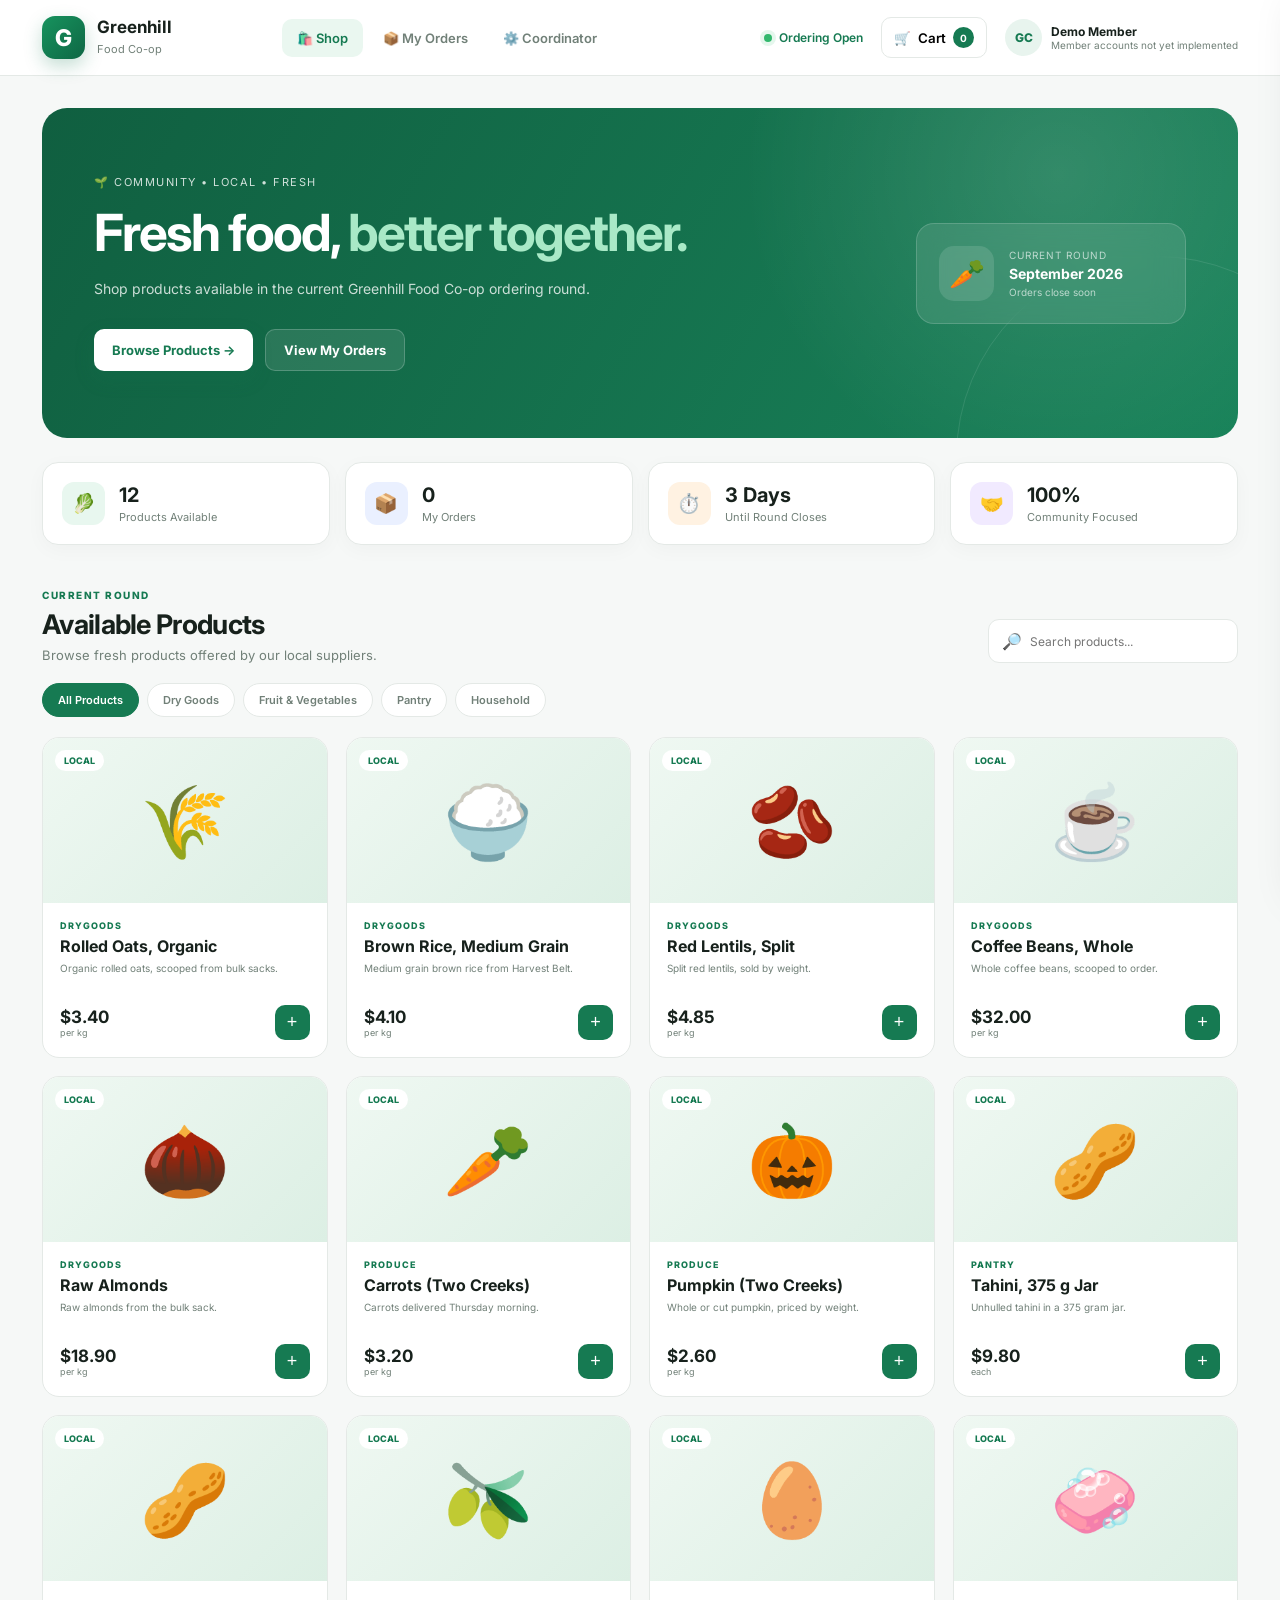
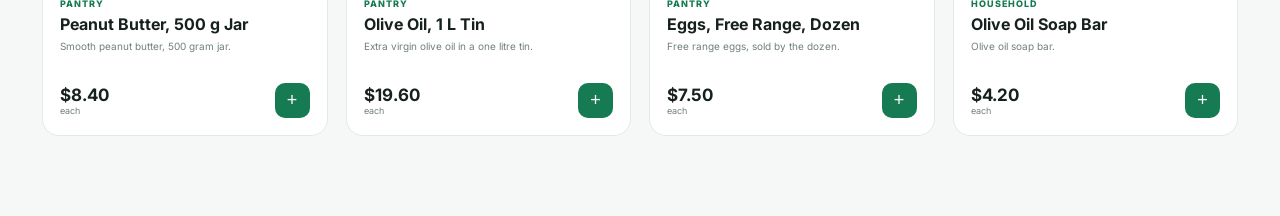
<file: index.html>
<!DOCTYPE html>
<html lang="en">

<head>
    <meta charset="UTF-8">
    <meta name="viewport" content="width=device-width, initial-scale=1.0">

    <title> Welcome to Greenhill Food Co-op</title>

    <link rel="stylesheet" href="style.css">

    <link rel="preconnect" href="https://fonts.googleapis.com">
    <link rel="preconnect" href="https://fonts.gstatic.com" crossorigin>

    <link href="https://fonts.googleapis.com/css2?family=Inter:wght@400;500;600;700;800&display=swap" rel="stylesheet">
</head>

<body>

    <!-- ================= HEADER ================= -->

    <header class="topbar">

        <div class="brand">
            <div class="brand-logo">G</div>

            <div>
                <h1>Greenhill</h1>
                <span>Food Co-op</span>
            </div>
        </div>

        <nav class="main-nav">

            <button class="nav-btn active" data-page="shop">
                <span>🛍️</span>
                Shop
            </button>

            <button class="nav-btn" data-page="orders">
                <span>📦</span>
                My Orders
            </button>

            <button class="nav-btn" data-page="coordinator">
                <span>⚙️</span>
                Coordinator
            </button>

        </nav>

        <div class="header-right">

            <div class="round-status">
                <span class="status-dot"></span>
                Ordering Open
            </div>

            <button class="cart-button" id="cartButton">
                🛒
                <span>Cart</span>
                <b id="cartCount">0</b>
            </button>

           <div class="profile">
                <div class="avatar">GC</div>

                <div class="profile-info">
                    <strong>Demo Member</strong>
                    <small>Member accounts not yet implemented</small>
                </div>
            </div>

        </div>

    </header>


    <!-- ================= MAIN ================= -->

    <main>

        <!-- ================= SHOP PAGE ================= -->

        <section id="shopPage" class="page active-page">

            <div class="hero">

                <div class="hero-content">

                    <div class="eyebrow">
                        🌱 COMMUNITY • LOCAL • FRESH
                    </div>

                    <h2>
                        Fresh food,
                        <span>better together.</span>
                    </h2>

                    <p>
                        Shop products available in the current Greenhill Food Co-op
                        ordering round.
                    </p>

                    <div class="hero-actions">

                        <button class="primary-btn" onclick="scrollToProducts()">
                            Browse Products →
                        </button>

                        <button class="secondary-btn" onclick="showPage('orders')">
                            View My Orders
                        </button>

                    </div>

                </div>

                <div class="hero-card">

                    <div class="hero-card-icon">
                        🥕
                    </div>

                    <div>
                        <span>Current Round</span>
                        <strong>September 2026</strong>
                        <small>Orders close soon</small>
                    </div>

                </div>

            </div>


            <!-- ================= STATISTICS ================= -->

            <div class="stats-grid">

                <div class="stat-card">
                    <div class="stat-icon green">🥬</div>
                    <div>
                        <strong id="productCount">0</strong>
                        <span>Products Available</span>
                    </div>
                </div>

                <div class="stat-card">
                    <div class="stat-icon blue">📦</div>
                    <div>
                        <strong id="orderCount">0</strong>
                        <span>My Orders</span>
                    </div>
                </div>

                <div class="stat-card">
                    <div class="stat-icon orange">⏱️</div>
                    <div>
                        <strong>3 Days</strong>
                        <span>Until Round Closes</span>
                    </div>
                </div>

                <div class="stat-card">
                    <div class="stat-icon purple">🤝</div>
                    <div>
                        <strong>100%</strong>
                        <span>Community Focused</span>
                    </div>
                </div>

            </div>


            <!-- ================= PRODUCT SECTION ================= -->

            <div class="section-heading" id="productsSection">

                <div>
                    <span class="section-label">CURRENT ROUND</span>

                    <h3>Available Products</h3>

                    <p>
                        Browse fresh products offered by our local suppliers.
                    </p>
                </div>

                <div class="search-box">
                    🔎
                    <input type="text" id="productSearch" placeholder="Search products...">
                </div>

            </div>


            <div class="category-bar">

                <button class="category active" data-category="all">
                    All Products
                </button>

                <button class="category" data-category="drygoods">
                    Dry Goods
                </button>

                <button class="category" data-category="produce">
                    Fruit &amp; Vegetables
                </button>

                <button class="category" data-category="pantry">
                    Pantry
                </button>

                <button class="category" data-category="household">
                    Household
                </button>

            </div>


            <div id="productGrid" class="product-grid"></div>

        </section>


        <!-- ================= ORDERS PAGE ================= -->

        <section id="ordersPage" class="page">

            <div class="page-header">

                <div>
                    <span class="section-label">MEMBER AREA</span>

                    <h2>My Orders</h2>

                    <p>
                        View and manage your orders before the current round closes.
                    </p>
                </div>

                <button class="primary-btn" onclick="showPage('shop')">
                    + New Order
                </button>

            </div>


            <div id="ordersContainer"></div>

        </section>


        <!-- ================= COORDINATOR PAGE ================= -->

        <section id="coordinatorPage" class="page">

            <div class="page-header">

                <div>
                    <span class="section-label">ADMINISTRATION</span>

                    <h2>Coordinator Dashboard</h2>

                    <p>
                        Manage products, ordering rounds and member orders.
                    </p>
                </div>

                <div class="coordinator-badge">
                    👨‍💼 Coordinator Mode
                </div>

            </div>


            <!-- COORDINATOR STATS -->

            <div class="stats-grid">

                <div class="stat-card">
                    <div class="stat-icon green">📦</div>

                    <div>
                        <strong id="coordProductCount">0</strong>
                        <span>Active Products</span>
                    </div>
                </div>

                <div class="stat-card">
                    <div class="stat-icon blue">🛒</div>

                    <div>
                        <strong id="coordOrderCount">0</strong>
                        <span>Total Orders</span>
                    </div>
                </div>

                <div class="stat-card">
                    <div class="stat-icon orange">💰</div>

                    <div>
                        <strong id="coordTotal">$0</strong>
                        <span>Order Value</span>
                    </div>
                </div>

            </div>


            <!-- PRODUCT MANAGEMENT -->

            <div class="management-card">

                <div class="management-header">

                    <div>
                        <h3>Product Management</h3>
                        <p>Add, update or withdraw products.</p>
                    </div>

                    <button class="primary-btn" onclick="openProductModal()">
                        + Add Product
                    </button>

                </div>

                <div class="table-wrapper">

                    <table>

                        <thead>
                            <tr>
                                <th>Product</th>
                                <th>Category</th>
                                <th>Price</th>
                                <th>Sold</th>
                                <th>Status</th>
                                <th>Actions</th>
                            </tr>
                        </thead>

                        <tbody id="productTableBody"></tbody>

                    </table>

                </div>

            </div>


            <!-- ALL ORDERS -->

            <div class="management-card">

                <div class="management-header">

                    <div>
                        <h3>All Member Orders</h3>
                        <p>View orders submitted during the current round.</p>
                    </div>

                </div>

                <div id="coordinatorOrders"></div>

            </div>

        </section>

    </main>


    <!-- ================= CART DRAWER ================= -->

    <div id="cartOverlay" class="overlay"></div>

    <aside id="cartDrawer" class="cart-drawer">

        <div class="drawer-header">

            <div>
                <span class="section-label">YOUR CART</span>
                <h3>Shopping Cart</h3>
            </div>

            <button class="close-btn" id="closeCart">
                ×
            </button>

        </div>


        <div id="cartItems" class="cart-items"></div>


        <div class="cart-summary">

            <div class="summary-line">
                <span>Subtotal</span>
                <strong id="cartSubtotal">$0.00</strong>
            </div>

            <div class="summary-line">
                <span>Co-op fee</span>
                <strong>$0.00</strong>
            </div>

            <div class="summary-total">
                <span>Total</span>
                <strong id="cartTotal">$0.00</strong>
            </div>

            <button class="checkout-btn" onclick="placeOrder()">
                Place Order →
            </button>

        </div>

    </aside>


    <!-- ================= CHANGE ORDER MODAL ================= -->
    <div id="orderEditModal" class="modal-overlay">
        <div class="modal order-edit-modal">
            <div class="modal-header">
                <div>
                    <span class="section-label">ORDER MANAGEMENT</span>
                    <h3>Change Your Order</h3>
                    <p>Update quantities or remove items before the ordering round closes.</p>
                </div>
                <button class="close-btn" onclick="closeOrderEditModal()">×</button>
            </div>

            <div id="orderEditItems" class="order-edit-items"></div>

            <div class="order-edit-summary">
                <div>
                    <span>Updated Order Total</span>
                    <strong id="orderEditTotal">$0.00</strong>
                </div>
            </div>

            <div class="modal-actions order-edit-actions">
                <button type="button" class="secondary-btn" onclick="closeOrderEditModal()">
                    Keep Current Order
                </button>
                <button type="button" class="primary-btn" onclick="saveOrderChanges()">
                    Save Changes
                </button>
            </div>
        </div>
    </div>

    <!-- ================= PRODUCT MODAL ================= -->

    <div id="productModal" class="modal-overlay">

        <div class="modal">

            <div class="modal-header">

                <div>
                    <span class="section-label">PRODUCT MANAGEMENT</span>
                    <h3 id="modalTitle">Add Product</h3>
                </div>

                <button class="close-btn" onclick="closeProductModal()">
                    ×
                </button>

            </div>


            <form id="productForm">

                <input type="hidden" id="productId">

                <div class="form-grid">

                    <div class="form-group full">
                        <label>Product Name</label>

                        <input type="text" id="productName" placeholder="e.g. Rolled Oats" required>
                    </div>


                    <div class="form-group">

                        <label>Category</label>

                        <select id="productCategory">

                            <option value="drygoods">
                                Dry Goods
                            </option>

                            <option value="produce">
                                Fruit &amp; Vegetables
                            </option>

                            <option value="pantry">
                                Pantry
                            </option>

                            <option value="household">
                                Household
                            </option>

                        </select>

                    </div>


                    <div class="form-group">

                        <label>Price ($)</label>

                        <input type="number" id="productPrice" min="0" step="0.01" required>

                    </div>


                    <div class="form-group">

                        <label>Sold</label>

                        <select id="productSaleType">

                            <option value="unit">Per unit (whole numbers)</option>

                            <option value="kg">Per kilogram (decimals allowed)</option>

                        </select>

                    </div>


                    <div class="form-group">

                        <label>Emoji</label>

                        <input type="text" id="productEmoji" placeholder="🥕">

                    </div>

                </div>


                <div class="modal-actions">

                    <button type="button" class="secondary-btn" onclick="closeProductModal()">
                        Cancel
                    </button>

                    <button type="submit" class="primary-btn">
                        Save Product
                    </button>

                </div>

            </form>

        </div>

    </div>


    <!-- ================= TOAST ================= -->

    <div id="toast" class="toast">
        <span id="toastIcon">✓</span>
        <span id="toastMessage">Success</span>
    </div>


    <script src="pricing.js"></script>
    <script src="script.js"></script>

</body>

</html>
</file>
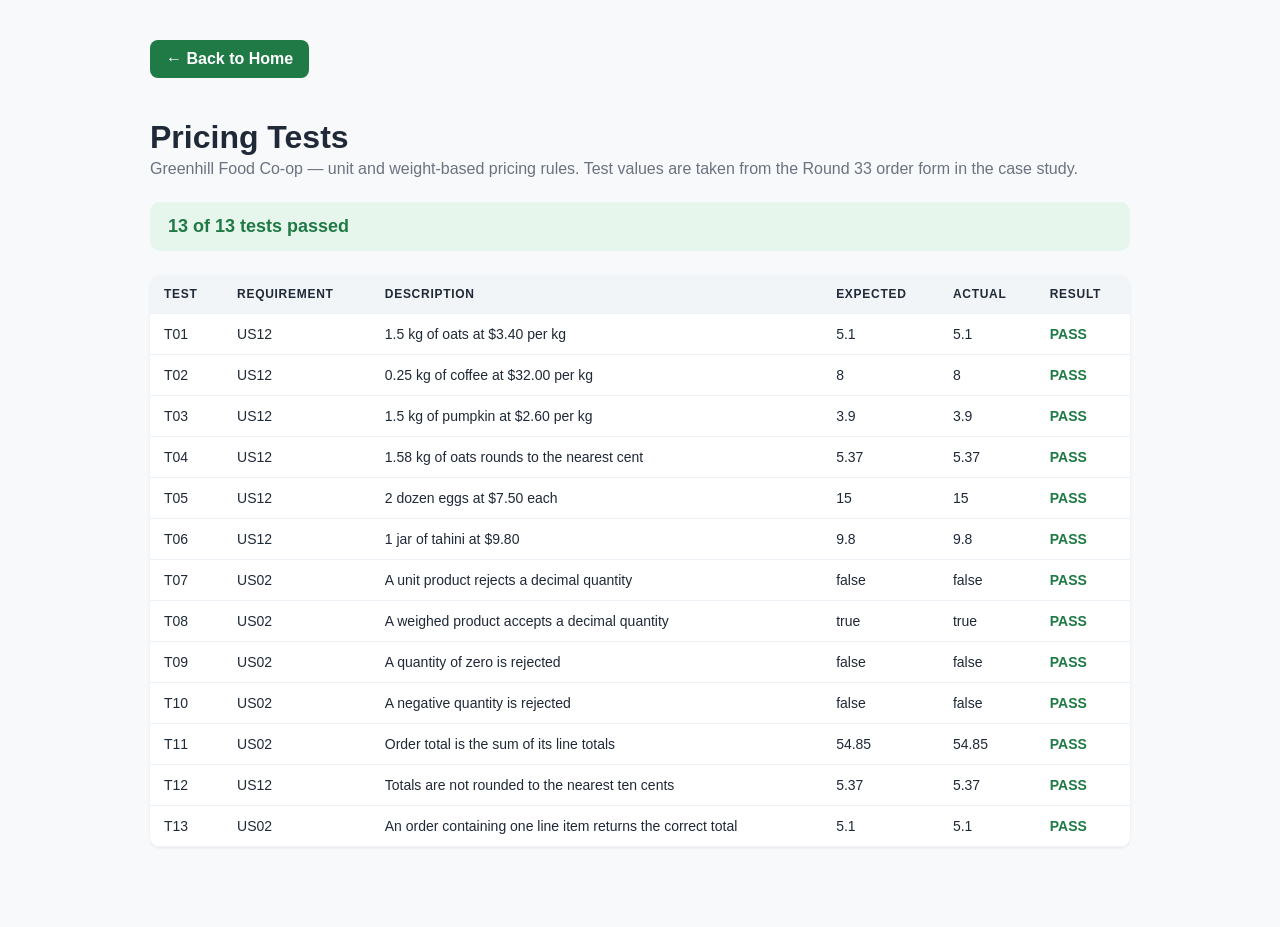
<file: tests.html>
<!DOCTYPE html>
<html lang="en">

<head>
    <meta charset="UTF-8">
    <meta name="viewport" content="width=device-width, initial-scale=1.0">
    <title>Greenhill Food Co-op — Pricing Tests</title>

    <style>
        body {
            font-family: "Inter", Arial, sans-serif;
            max-width: 980px;
            margin: 0 auto;
            padding: 40px 24px 80px;
            color: #1f2937;
            background: #f7f9fb;
        }

        h1 { margin-bottom: 4px; }

        .subtitle { color: #6b7280; margin-top: 0; }

        .summary {
            padding: 14px 18px;
            border-radius: 10px;
            margin: 24px 0;
            font-size: 18px;
        }

        .summary.pass { background: #e7f6ed; color: #1f7a45; }
        .summary.fail { background: #fdecec; color: #b42318; }

        table {
            width: 100%;
            border-collapse: collapse;
            background: #fff;
            border-radius: 10px;
            overflow: hidden;
            box-shadow: 0 1px 3px rgba(0,0,0,.08);
        }

        th, td {
            padding: 12px 14px;
            text-align: left;
            border-bottom: 1px solid #eef1f5;
            font-size: 14px;
        }

        th { background: #f2f5f8; font-size: 12px; letter-spacing: .06em; text-transform: uppercase; }

        td.pass { color: #1f7a45; font-weight: 600; }
        td.fail { color: #b42318; font-weight: 600; }
        .back-button {
    display: inline-block;
    margin-bottom: 20px;
    padding: 10px 16px;
    background: #1f7a45;
    color: white;
    text-decoration: none;
    border-radius: 8px;
    font-weight: 600;
}

.back-button:hover {
    opacity: 0.9;
}
    </style>
</head>

<body>
<a href="index.html" class="back-button">← Back to Home</a>
    <h1>Pricing Tests</h1>
    <p class="subtitle">
        Greenhill Food Co-op — unit and weight-based pricing rules.
        Test values are taken from the Round 33 order form in the case study.
    </p>

    <div id="summary" class="summary"></div>

    <table>
        <thead>
            <tr>
                <th>Test</th>
                <th>Requirement</th>
                <th>Description</th>
                <th>Expected</th>
                <th>Actual</th>
                <th>Result</th>
            </tr>
        </thead>
        <tbody id="resultsBody"></tbody>
    </table>

    <script src="pricing.js"></script>
    <script src="tests.js"></script>

</body>
</html>
</file>
<file: style.css>
/* =====================================================
   GREENHILL FOOD CO-OP
   MODERN UI
===================================================== */

* {
    margin: 0;
    padding: 0;
    box-sizing: border-box;
}

:root {
    --green: #167a52;
    --green-dark: #0e5b3d;
    --green-light: #eaf7f0;

    --text: #17211c;
    --muted: #718078;

    --border: #e4e9e6;
    --background: #f6f8f7;
    --white: #ffffff;

    --orange: #ef9c3f;
    --blue: #4f7cff;
    --purple: #8c62d9;
    --red: #e45d5d;

    --shadow: 0 12px 35px rgba(20, 45, 35, 0.08);
}

body {
    font-family: "Inter", sans-serif;
    background: var(--background);
    color: var(--text);
    min-height: 100vh;
}

/* =====================================================
   TOPBAR
===================================================== */

.topbar {
    height: 76px;
    background: white;
    border-bottom: 1px solid var(--border);

    display: flex;
    align-items: center;

    padding: 0 42px;

    position: sticky;
    top: 0;

    z-index: 100;
}

.brand {
    display: flex;
    align-items: center;
    gap: 12px;

    min-width: 240px;
}

.brand-logo {
    width: 43px;
    height: 43px;

    border-radius: 13px;

    background: linear-gradient(135deg,
            #17935e,
            #0e6744);

    color: white;

    display: flex;
    align-items: center;
    justify-content: center;

    font-size: 23px;
    font-weight: 800;

    box-shadow: 0 7px 18px rgba(22, 122, 82, 0.25);
}

.brand h1 {
    font-size: 17px;
    line-height: 1.1;
}

.brand span {
    font-size: 11px;
    color: var(--muted);
}

.main-nav {
    display: flex;
    gap: 5px;
}

.nav-btn {
    border: none;
    background: transparent;

    padding: 11px 15px;

    border-radius: 10px;

    color: var(--muted);

    font-family: inherit;
    font-size: 13px;
    font-weight: 600;

    cursor: pointer;

    transition: 0.2s;
}

.nav-btn:hover {
    background: var(--green-light);
    color: var(--green);
}

.nav-btn.active {
    background: var(--green-light);
    color: var(--green);
}

.header-right {
    margin-left: auto;

    display: flex;
    align-items: center;
    gap: 18px;
}

.round-status {
    display: flex;
    align-items: center;
    gap: 7px;

    font-size: 12px;
    font-weight: 600;

    color: var(--green);
}

.status-dot {
    width: 8px;
    height: 8px;

    background: #32b86d;

    border-radius: 50%;

    box-shadow: 0 0 0 4px #e5f7ed;
}

.cart-button {
    border: 1px solid var(--border);

    background: white;

    padding: 9px 12px;

    border-radius: 10px;

    cursor: pointer;

    display: flex;
    align-items: center;
    gap: 7px;

    font-family: inherit;
    font-weight: 600;

    transition: 0.2s;
}

.cart-button:hover {
    border-color: var(--green);
}

.cart-button b {
    background: var(--green);
    color: white;

    width: 21px;
    height: 21px;

    display: flex;
    align-items: center;
    justify-content: center;

    border-radius: 50%;

    font-size: 10px;
}

.profile {
    display: flex;
    align-items: center;
    gap: 9px;
}

.avatar {
    width: 37px;
    height: 37px;

    border-radius: 50%;

    background: #e8f4ee;

    color: var(--green);

    display: flex;
    align-items: center;
    justify-content: center;

    font-size: 12px;
    font-weight: 800;
}

.profile-info {
    display: flex;
    flex-direction: column;
}

.profile-info strong {
    font-size: 12px;
}

.profile-info small {
    color: var(--muted);
    font-size: 10px;
}


/* =====================================================
   MAIN
===================================================== */

main {
    max-width: 1450px;

    margin: auto;

    padding: 32px 42px 80px;
}

.page {
    display: none;
}

.active-page {
    display: block;
}


/* =====================================================
   HERO
===================================================== */

.hero {
    min-height: 330px;

    border-radius: 25px;

    background:
        radial-gradient(circle at 85% 20%,
            rgba(255, 255, 255, 0.12),
            transparent 30%),
        linear-gradient(120deg,
            #105f40,
            #19835a);

    padding: 52px;

    color: white;

    display: flex;
    align-items: center;
    justify-content: space-between;

    overflow: hidden;

    position: relative;
}

.hero::after {
    content: "";

    position: absolute;

    width: 400px;
    height: 400px;

    border: 1px solid rgba(255, 255, 255, 0.1);

    border-radius: 50%;

    right: -120px;
    bottom: -220px;
}

.hero-content {
    max-width: 650px;

    position: relative;
    z-index: 2;
}

.eyebrow {
    font-size: 11px;

    letter-spacing: 1.5px;

    opacity: 0.8;

    margin-bottom: 17px;
}

.hero h2 {
    font-size: clamp(35px, 4vw, 58px);

    line-height: 1.05;

    letter-spacing: -2px;

    margin-bottom: 18px;
}

.hero h2 span {
    color: #a9e9c7;
}

.hero p {
    max-width: 560px;

    color: rgba(255, 255, 255, 0.78);

    line-height: 1.7;

    font-size: 14px;
}

.hero-actions {
    display: flex;

    gap: 12px;

    margin-top: 28px;
}

.primary-btn,
.secondary-btn {
    border: none;

    border-radius: 10px;

    padding: 12px 18px;

    font-family: inherit;

    font-size: 13px;

    font-weight: 700;

    cursor: pointer;

    transition: 0.2s;
}

.primary-btn {
    background: var(--green);

    color: white;

    box-shadow: 0 8px 20px rgba(22, 122, 82, 0.2);
}

.primary-btn:hover {
    transform: translateY(-2px);

    box-shadow: 0 12px 25px rgba(22, 122, 82, 0.28);
}

.hero .primary-btn {
    background: white;

    color: var(--green);
}

.secondary-btn {
    background: white;

    border: 1px solid var(--border);

    color: var(--text);
}

.hero .secondary-btn {
    background: rgba(255, 255, 255, 0.1);

    border: 1px solid rgba(255, 255, 255, 0.2);

    color: white;
}

.secondary-btn:hover {
    background: #f4f7f5;
}

.hero .secondary-btn:hover {
    background: rgba(255, 255, 255, 0.2);
}

.hero-card {
    position: relative;
    z-index: 2;

    background: rgba(255, 255, 255, 0.1);

    backdrop-filter: blur(15px);

    border: 1px solid rgba(255, 255, 255, 0.16);

    border-radius: 18px;

    padding: 22px;

    width: 270px;

    display: flex;

    align-items: center;

    gap: 15px;
}

.hero-card-icon {
    width: 55px;
    height: 55px;

    background: rgba(255, 255, 255, 0.12);

    border-radius: 15px;

    display: flex;
    align-items: center;
    justify-content: center;

    font-size: 29px;
}

.hero-card div:last-child {
    display: flex;
    flex-direction: column;

    gap: 4px;
}

.hero-card span {
    font-size: 10px;

    text-transform: uppercase;

    letter-spacing: 1px;

    opacity: 0.65;
}

.hero-card strong {
    font-size: 14px;
}

.hero-card small {
    font-size: 10px;

    opacity: 0.65;
}


/* =====================================================
   STATS
===================================================== */

.stats-grid {
    display: grid;

    grid-template-columns:
        repeat(4, 1fr);

    gap: 15px;

    margin: 24px 0;
}

.stat-card {
    background: white;

    border: 1px solid var(--border);

    border-radius: 16px;

    padding: 19px;

    display: flex;

    align-items: center;

    gap: 14px;

    box-shadow: 0 5px 20px rgba(20, 45, 35, 0.03);
}

.stat-icon {
    width: 43px;
    height: 43px;

    border-radius: 12px;

    display: flex;

    align-items: center;
    justify-content: center;

    font-size: 19px;
}

.stat-icon.green {
    background: #e8f7ef;
}

.stat-icon.blue {
    background: #eaf0ff;
}

.stat-icon.orange {
    background: #fff2e2;
}

.stat-icon.purple {
    background: #f1eaff;
}

.stat-card div:last-child {
    display: flex;

    flex-direction: column;

    gap: 3px;
}

.stat-card strong {
    font-size: 20px;
}

.stat-card span {
    font-size: 11px;

    color: var(--muted);
}


/* =====================================================
   SECTION HEADINGS
===================================================== */

.section-heading {
    margin-top: 38px;

    display: flex;

    align-items: end;

    justify-content: space-between;

    gap: 20px;
}

.section-label {
    color: var(--green);

    font-size: 10px;

    letter-spacing: 1.5px;

    font-weight: 800;
}

.section-heading h3,
.page-header h2 {
    font-size: 27px;

    letter-spacing: -0.7px;

    margin-top: 5px;
}

.section-heading p,
.page-header p {
    color: var(--muted);

    font-size: 13px;

    margin-top: 6px;
}

.search-box {
    background: white;

    border: 1px solid var(--border);

    border-radius: 11px;

    padding: 11px 13px;

    width: 250px;

    display: flex;

    gap: 8px;

    align-items: center;
}

.search-box input {
    border: none;

    outline: none;

    width: 100%;

    font-family: inherit;

    font-size: 12px;
}


/* =====================================================
   CATEGORIES
===================================================== */

.category-bar {
    display: flex;

    gap: 8px;

    margin: 20px 0;
}

.category {
    border: 1px solid var(--border);

    background: white;

    border-radius: 30px;

    padding: 9px 15px;

    font-family: inherit;

    font-size: 11px;

    font-weight: 600;

    color: var(--muted);

    cursor: pointer;
}

.category.active,
.category:hover {
    background: var(--green);

    border-color: var(--green);

    color: white;
}


/* =====================================================
   PRODUCTS
===================================================== */

.product-grid {
    display: grid;

    grid-template-columns:
        repeat(4, 1fr);

    gap: 18px;
}

.product-card {
    background: white;

    border: 1px solid var(--border);

    border-radius: 17px;

    overflow: hidden;

    transition: 0.25s;

    position: relative;
}

.product-card:hover {
    transform: translateY(-5px);

    box-shadow: var(--shadow);
}

.product-image {
    height: 165px;

    background:
        linear-gradient(135deg,
            #eff8f2,
            #dcefe4);

    display: flex;

    align-items: center;

    justify-content: center;

    font-size: 72px;

    position: relative;
}

.product-badge {
    position: absolute;

    top: 12px;

    left: 12px;

    background: white;

    color: var(--green);

    border-radius: 20px;

    padding: 5px 9px;

    font-size: 9px;

    font-weight: 800;
}

.product-body {
    padding: 17px;
}

.product-category {
    font-size: 9px;

    text-transform: uppercase;

    letter-spacing: 1px;

    color: var(--green);

    font-weight: 800;
}

.product-name {
    font-size: 16px;

    font-weight: 700;

    margin: 5px 0;
}

.product-description {
    color: var(--muted);

    font-size: 10px;

    line-height: 1.5;

    min-height: 30px;
}

.product-footer {
    display: flex;

    justify-content: space-between;

    align-items: center;

    margin-top: 14px;
}

.product-price {
    display: flex;

    flex-direction: column;
}

.product-price strong {
    font-size: 17px;
}

.product-price span {
    color: var(--muted);

    font-size: 9px;
}

.add-btn {
    width: 35px;
    height: 35px;

    border-radius: 10px;

    border: none;

    background: var(--green);

    color: white;

    cursor: pointer;

    font-size: 18px;

    transition: 0.2s;
}

.add-btn:hover {
    transform: scale(1.08);
}


/* =====================================================
   PAGE HEADER
===================================================== */

.page-header {
    display: flex;

    justify-content: space-between;

    align-items: center;

    margin-bottom: 25px;
}

.coordinator-badge {
    background: #eef1ff;

    color: #5265bd;

    padding: 10px 14px;

    border-radius: 10px;

    font-size: 11px;

    font-weight: 700;
}


/* =====================================================
   ORDERS
===================================================== */

.order-card {
    background: white;

    border: 1px solid var(--border);

    border-radius: 17px;

    padding: 20px;

    margin-bottom: 15px;
}

.order-header {
    display: flex;

    align-items: center;

    justify-content: space-between;

    padding-bottom: 15px;

    border-bottom: 1px solid var(--border);
}

.order-id {
    font-weight: 800;

    font-size: 14px;
}

.order-date {
    color: var(--muted);

    font-size: 10px;

    margin-top: 4px;
}

.order-status {
    padding: 6px 10px;

    border-radius: 20px;

    background: #eaf7ef;

    color: var(--green);

    font-size: 10px;

    font-weight: 700;
}

.order-items {
    padding: 15px 0;
}

.order-item {
    display: flex;

    align-items: center;

    gap: 10px;

    padding: 8px 0;
}

.order-item-icon {
    width: 35px;
    height: 35px;

    background: #f2f7f4;

    border-radius: 8px;

    display: flex;

    align-items: center;

    justify-content: center;
}

.order-item-info {
    flex: 1;
}

.order-item-info strong {
    display: block;

    font-size: 12px;
}

.order-item-info span {
    font-size: 10px;

    color: var(--muted);
}

.order-item-price {
    font-size: 12px;

    font-weight: 700;
}

.order-footer {
    display: flex;

    justify-content: space-between;

    align-items: center;

    border-top: 1px solid var(--border);

    padding-top: 15px;
}

.order-total {
    display: flex;

    flex-direction: column;
}

.order-total span {
    color: var(--muted);

    font-size: 9px;
}

.order-total strong {
    font-size: 18px;
}

.order-actions {
    display: flex;

    gap: 8px;
}

.small-btn {
    padding: 8px 11px;

    border-radius: 8px;

    border: 1px solid var(--border);

    background: white;

    font-family: inherit;

    font-size: 10px;

    font-weight: 600;

    cursor: pointer;
}

.small-btn:hover {
    background: #f4f7f5;
}

.small-btn.danger {
    color: var(--red);
}


/* =====================================================
   MANAGEMENT
===================================================== */

.management-card {
    background: white;

    border: 1px solid var(--border);

    border-radius: 18px;

    overflow: hidden;

    margin-bottom: 20px;
}

.management-header {
    padding: 20px;

    display: flex;

    justify-content: space-between;

    align-items: center;

    border-bottom: 1px solid var(--border);
}

.management-header h3 {
    font-size: 16px;
}

.management-header p {
    color: var(--muted);

    font-size: 11px;

    margin-top: 4px;
}

.table-wrapper {
    overflow-x: auto;
}

table {
    width: 100%;

    border-collapse: collapse;

    font-size: 11px;
}

th {
    text-align: left;

    background: #fafbfa;

    color: var(--muted);

    font-size: 9px;

    text-transform: uppercase;

    letter-spacing: 0.8px;
}

th,
td {
    padding: 14px 18px;

    border-bottom: 1px solid var(--border);
}

td {
    font-weight: 500;
}

.product-table-name {
    display: flex;

    align-items: center;

    gap: 10px;
}

.table-product-icon {
    width: 34px;
    height: 34px;

    background: #eef7f2;

    border-radius: 8px;

    display: flex;

    align-items: center;

    justify-content: center;

    font-size: 17px;
}

.status-active {
    background: #eaf7ef;

    color: var(--green);

    padding: 5px 9px;

    border-radius: 20px;

    font-size: 9px;

    font-weight: 700;
}

.status-withdrawn {
    background: #fff0f0;

    color: var(--red);

    padding: 5px 9px;

    border-radius: 20px;

    font-size: 9px;

    font-weight: 700;
}

.table-actions {
    display: flex;

    gap: 5px;
}

.icon-btn {
    width: 30px;
    height: 30px;

    border: 1px solid var(--border);

    background: white;

    border-radius: 7px;

    cursor: pointer;
}

.icon-btn:hover {
    background: #f4f7f5;
}


/* =====================================================
   CART DRAWER
===================================================== */

.overlay {
    display: none;

    position: fixed;

    inset: 0;

    background: rgba(10, 25, 18, 0.35);

    backdrop-filter: blur(2px);

    z-index: 200;
}

.overlay.show {
    display: block;
}

.cart-drawer {
    position: fixed;

    top: 0;
    right: -460px;

    width: 430px;

    height: 100vh;

    background: white;

    z-index: 201;

    box-shadow: -15px 0 40px rgba(0, 0, 0, 0.1);

    transition: right 0.3s;

    display: flex;

    flex-direction: column;
}

.cart-drawer.open {
    right: 0;
}

.drawer-header {
    padding: 25px;

    border-bottom: 1px solid var(--border);

    display: flex;

    justify-content: space-between;

    align-items: center;
}

.drawer-header h3 {
    font-size: 19px;

    margin-top: 3px;
}

.close-btn {
    width: 35px;
    height: 35px;

    border: 1px solid var(--border);

    background: white;

    border-radius: 9px;

    font-size: 22px;

    cursor: pointer;
}

.cart-items {
    flex: 1;

    overflow-y: auto;

    padding: 20px;
}

.empty-cart {
    height: 100%;

    display: flex;

    align-items: center;

    justify-content: center;

    flex-direction: column;

    color: var(--muted);

    text-align: center;
}

.empty-cart-icon {
    font-size: 50px;

    margin-bottom: 10px;
}

.cart-item {
    display: flex;

    gap: 12px;

    padding: 13px 0;

    border-bottom: 1px solid var(--border);
}

.cart-item-icon {
    width: 48px;
    height: 48px;

    background: #eef7f2;

    border-radius: 10px;

    display: flex;

    align-items: center;

    justify-content: center;

    font-size: 25px;
}

.cart-item-info {
    flex: 1;
}

.cart-item-info strong {
    font-size: 12px;
}

.cart-item-info small {
    display: block;

    color: var(--muted);

    margin-top: 3px;

    font-size: 10px;
}

.quantity-controls {
    display: flex;

    align-items: center;

    gap: 8px;

    margin-top: 8px;
}

.quantity-controls button {
    width: 24px;
    height: 24px;

    border: 1px solid var(--border);

    background: white;

    border-radius: 6px;

    cursor: pointer;
}

.quantity-controls span {
    font-size: 11px;

    font-weight: 700;

    min-width: 15px;

    text-align: center;
}

.cart-item-total {
    font-size: 12px;

    font-weight: 800;
}

.cart-summary {
    padding: 20px 25px;

    border-top: 1px solid var(--border);

    background: #fafcfb;
}

.summary-line,
.summary-total {
    display: flex;

    justify-content: space-between;

    align-items: center;

    margin-bottom: 10px;

    font-size: 12px;
}

.summary-line span {
    color: var(--muted);
}

.summary-total {
    border-top: 1px solid var(--border);

    padding-top: 13px;

    margin-top: 12px;

    font-size: 15px;
}

.summary-total strong {
    font-size: 21px;

    color: var(--green);
}

.checkout-btn {
    width: 100%;

    border: none;

    background: var(--green);

    color: white;

    padding: 14px;

    border-radius: 10px;

    font-family: inherit;

    font-weight: 700;

    cursor: pointer;

    margin-top: 5px;
}


/* =====================================================
   MODAL
===================================================== */

.modal-overlay {
    position: fixed;

    inset: 0;

    background: rgba(10, 25, 18, 0.45);

    backdrop-filter: blur(4px);

    z-index: 300;

    display: none;

    align-items: center;

    justify-content: center;

    padding: 20px;
}

.modal-overlay.show {
    display: flex;
}

.modal {
    width: 540px;

    max-width: 100%;

    background: white;

    border-radius: 18px;

    box-shadow: 0 25px 70px rgba(0, 0, 0, 0.2);

    overflow: hidden;
}

.modal-header {
    padding: 22px;

    border-bottom: 1px solid var(--border);

    display: flex;

    justify-content: space-between;

    align-items: center;
}

.modal-header h3 {
    font-size: 19px;

    margin-top: 4px;
}

#productForm {
    padding: 22px;
}

.form-grid {
    display: grid;

    grid-template-columns:
        1fr 1fr;

    gap: 15px;
}

.form-group {
    display: flex;

    flex-direction: column;

    gap: 7px;
}

.form-group.full {
    grid-column: 1 / -1;
}

.form-group label {
    font-size: 10px;

    font-weight: 700;

    color: var(--muted);
}

.form-group input,
.form-group select {
    padding: 11px;

    border: 1px solid var(--border);

    border-radius: 9px;

    outline: none;

    font-family: inherit;

    font-size: 12px;
}

.form-group input:focus,
.form-group select:focus {
    border-color: var(--green);
}

.modal-actions {
    display: flex;

    justify-content: flex-end;

    gap: 8px;

    margin-top: 22px;
}


/* =====================================================
   TOAST
===================================================== */

.toast {
    position: fixed;

    right: 25px;

    bottom: 25px;

    background: #17211c;

    color: white;

    padding: 13px 17px;

    border-radius: 10px;

    display: flex;

    gap: 9px;

    align-items: center;

    font-size: 12px;

    box-shadow: 0 10px 35px rgba(0, 0, 0, 0.2);

    transform: translateY(100px);

    opacity: 0;

    transition: 0.3s;

    z-index: 500;
}

.toast.show {
    transform: translateY(0);

    opacity: 1;
}

#toastIcon {
    width: 20px;
    height: 20px;

    border-radius: 50%;

    background: #3dbd78;

    display: flex;

    align-items: center;

    justify-content: center;

    font-size: 10px;
}


/* =====================================================
   RESPONSIVE
===================================================== */

@media(max-width: 1100px) {

    .topbar {
        padding: 0 20px;
    }

    .profile-info,
    .round-status {
        display: none;
    }

    main {
        padding: 25px 20px;
    }

    .product-grid {
        grid-template-columns:
            repeat(3, 1fr);
    }

    .hero-card {
        display: none;
    }
}


@media(max-width: 800px) {

    .topbar {
        height: auto;

        padding: 12px 15px;

        flex-wrap: wrap;

        gap: 10px;
    }

    .brand {
        min-width: auto;
    }

    .main-nav {
        order: 3;

        width: 100%;

        overflow-x: auto;
    }

    .header-right {
        margin-left: auto;
    }

    .product-grid {
        grid-template-columns:
            repeat(2, 1fr);
    }

    .stats-grid {
        grid-template-columns:
            repeat(2, 1fr);
    }

    .hero {
        padding: 35px 25px;
    }

    .section-heading {
        align-items: stretch;

        flex-direction: column;
    }

    .search-box {
        width: 100%;
    }

    .cart-drawer {
        width: 100%;

        right: -100%;
    }

}


@media(max-width: 500px) {

    main {
        padding: 15px;
    }

    .hero h2 {
        font-size: 36px;
    }

    .hero-actions {
        flex-direction: column;
    }

    .product-grid {
        grid-template-columns: 1fr;
    }

    .stats-grid {
        grid-template-columns: 1fr;
    }

    .category-bar {
        overflow-x: auto;
    }

    .category {
        white-space: nowrap;
    }

    .page-header {
        align-items: flex-start;

        flex-direction: column;
    }

    .form-grid {
        grid-template-columns: 1fr;
    }

    .form-group.full {
        grid-column: auto;
    }

}

/* =====================================================
   CHANGE ORDER MODAL
===================================================== */

.order-edit-modal {
    width: min(700px, 94vw);
    max-height: 86vh;
    overflow-y: auto;
}

.order-edit-modal .modal-header {
    align-items: flex-start;
}

.order-edit-modal .modal-header p {
    margin-top: 6px;
    color: var(--muted);
    font-size: 11px;
    line-height: 1.5;
}

.order-edit-items {
    padding: 20px 22px 0;
    display: flex;
    flex-direction: column;
    gap: 10px;
}

.order-edit-item {
    display: flex;
    align-items: center;
    gap: 13px;
    padding: 13px;
    border: 1px solid var(--border);
    border-radius: 13px;
    background: #fafcfb;
}

.order-edit-item-icon {
    width: 48px;
    height: 48px;
    flex: 0 0 48px;
    display: flex;
    align-items: center;
    justify-content: center;
    border-radius: 11px;
    background: #eaf7f0;
    font-size: 25px;
}

.order-edit-item-info {
    flex: 1;
    min-width: 120px;
}

.order-edit-item-info strong {
    display: block;
    font-size: 12px;
    margin-bottom: 4px;
}

.order-edit-item-info span {
    color: var(--muted);
    font-size: 10px;
}

.quantity-control {
    display: flex;
    align-items: center;
    gap: 7px;
}

.quantity-control button {
    width: 29px;
    height: 29px;
    border: 1px solid var(--border);
    background: white;
    border-radius: 7px;
    cursor: pointer;
    font-size: 15px;
    font-weight: 700;
}

.quantity-control button:hover {
    border-color: var(--green);
    color: var(--green);
}

.quantity-control span {
    min-width: 22px;
    text-align: center;
    font-size: 12px;
    font-weight: 800;
}

.order-edit-price {
    min-width: 70px;
    text-align: right;
    font-size: 12px;
    font-weight: 800;
}

.remove-order-item {
    width: 29px;
    height: 29px;
    border: 1px solid #f1d4d4;
    border-radius: 7px;
    background: #fff5f5;
    color: var(--red);
    cursor: pointer;
    font-size: 16px;
}

.remove-order-item:hover {
    background: #ffe8e8;
}

.order-edit-summary {
    margin: 18px 22px 0;
    padding: 15px 17px;
    border-radius: 12px;
    background: #f0f8f4;
    display: flex;
    justify-content: flex-end;
}

.order-edit-summary div {
    display: flex;
    align-items: center;
    gap: 15px;
}

.order-edit-summary span {
    color: var(--muted);
    font-size: 11px;
}

.order-edit-summary strong {
    color: var(--green);
    font-size: 20px;
}

.order-edit-actions {
    padding: 0 22px 22px;
}

.order-edit-empty {
    min-height: 180px;
    padding: 25px;
}

.order-status.cancelled {
    background: #fff0f0;
    color: var(--red);
}

@media (max-width: 600px) {
    .order-edit-item {
        flex-wrap: wrap;
    }

    .order-edit-item-info {
        min-width: calc(100% - 65px);
    }

    .order-edit-price {
        margin-left: auto;
    }

    .order-edit-actions {
        flex-direction: column;
    }

    .order-edit-actions button {
        width: 100%;
    }
}
</file>
